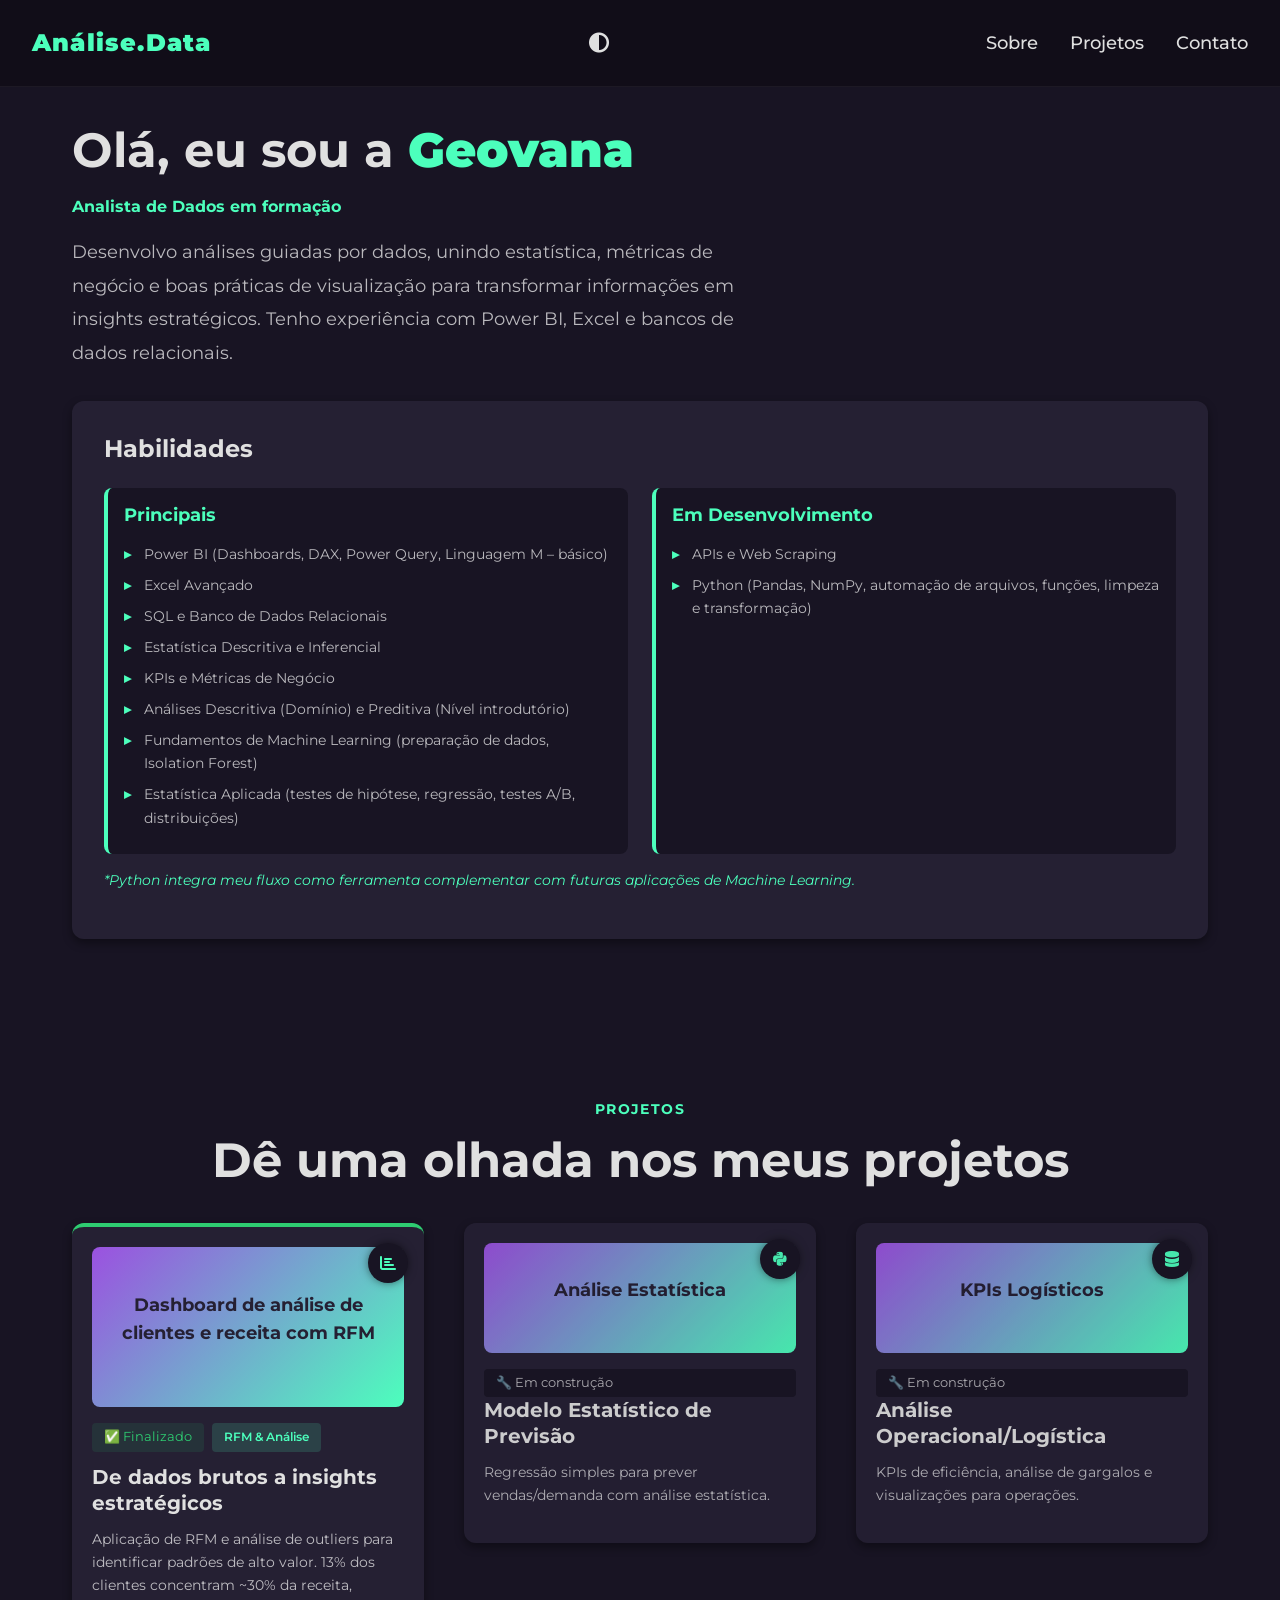
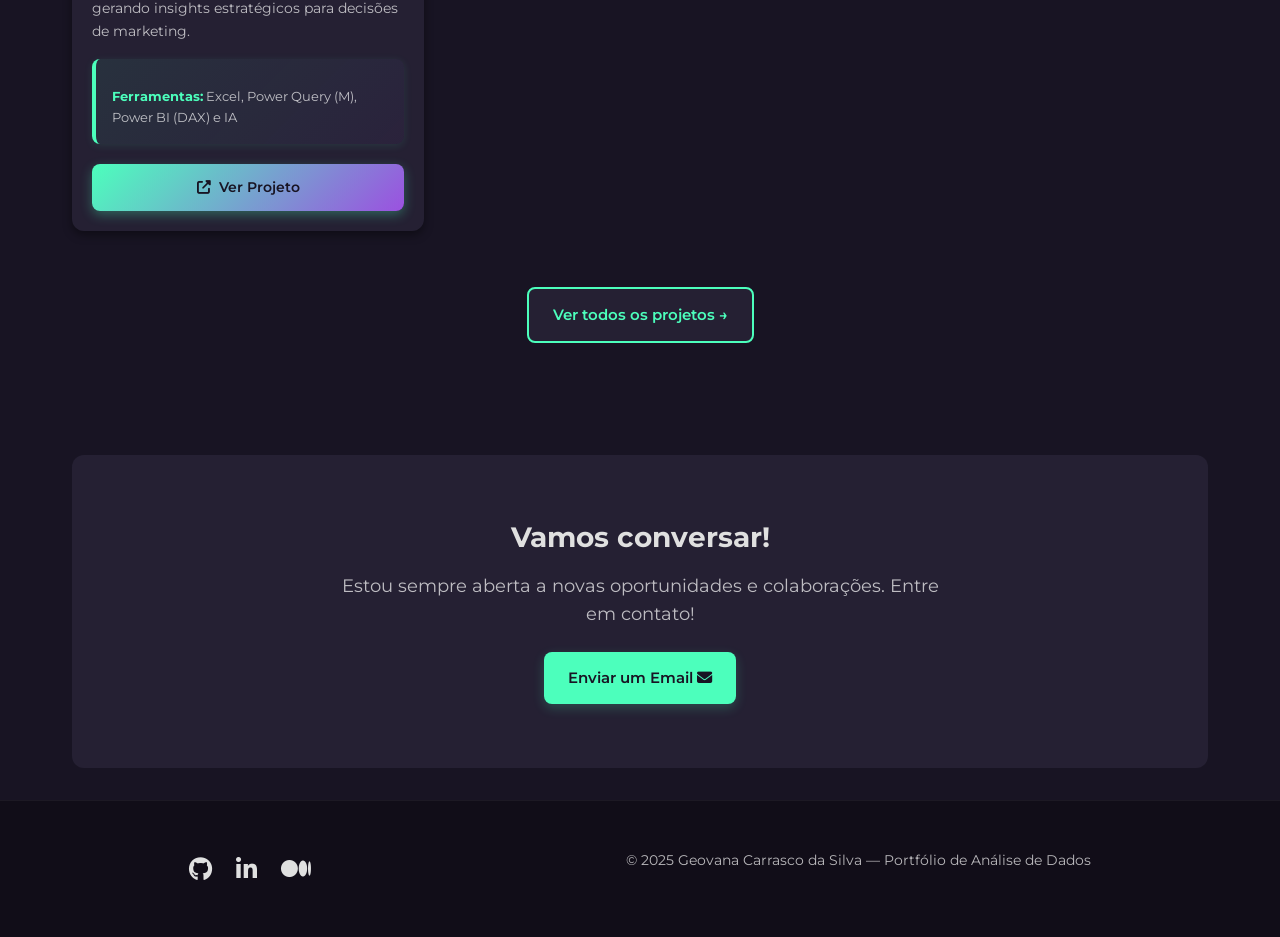
<file: index.html>
<!DOCTYPE html>
<html lang="pt-BR" data-theme="dark">

<head>
    <meta charset="UTF-8">
    <meta name="viewport" content="width=device-width, initial-scale=1.0">
    <title>Portfólio - Geovana (Analista de Dados)</title>
    <link href='https://fonts.googleapis.com/css?family=Montserrat:400,500,700,900&display=swap' rel='stylesheet'>
    <link rel="stylesheet" href="https://cdnjs.cloudflare.com/ajax/libs/font-awesome/6.5.1/css/all.min.css">
    <link rel="stylesheet" href="assets/css/style.css">
</head>

<body>
    <!-- HEADER E NAVEGAÇÃO -->
    <header class="header-nav" role="banner">
        <div class="logo">Análise.Data</div>
        <div class="nav-right">
            <button class="theme-toggle" id="theme-toggle" aria-label="Alternar Tema" aria-pressed="false">
                <i class="fas fa-circle-half-stroke"></i>
            </button>
            <button class="menu-toggle" id="menu-toggle" aria-label="Abrir Menu" aria-expanded="false">
                <i class="fas fa-bars"></i>
            </button>
        </div>

        <nav class="nav-links" id="main-nav-links" role="navigation" aria-label="Navegação Principal">
            <a href="#sobre-e-habilidades">Sobre</a>
            <a href="#projetos">Projetos</a>
            <a href="#contato-section">Contato</a>
        </nav>
    </header>

    <main class="container">
        <!-- SEÇÃO SOBRE E HABILIDADES -->
        <section id="sobre-e-habilidades" class="section-hero">
            <div class="hero-layout">
                <div class="hero-text">
                    <h1 class="animate-in">Olá, eu sou a <span class="highlight">Geovana</span></h1>

                    <p class="hero-subtitle">
                        <strong>Analista de Dados em formação</strong>
                    </p>
                    <p class="hero-description">
                        Desenvolvo análises guiadas por dados, unindo estatística, métricas de negócio e boas práticas
                        de visualização para transformar informações em insights estratégicos. Tenho experiência com
                        Power BI, Excel e bancos de dados relacionais.
                    </p>

                </div>
            </div>

            <!-- SEÇÃO DE HABILIDADES -->
            <div class="habilidades-bloco">
                <h2>Habilidades</h2>
                <div class="skills-grid">
                    <div class="skill-box">
                        <h3>Principais</h3>
                        <ul>
                            <li>Power BI (Dashboards, DAX, Power Query, Linguagem M – básico)</li>
                            <li>Excel Avançado</li>
                            <li>SQL e Banco de Dados Relacionais</li>
                            <li>Estatística Descritiva e Inferencial</li>
                            <li>KPIs e Métricas de Negócio</li>
                            <li>Análises Descritiva (Domínio) e Preditiva (Nível introdutório)</li>
                            <li>Fundamentos de Machine Learning (preparação de dados, Isolation Forest)</li>
                            <li>Estatística Aplicada (testes de hipótese, regressão, testes A/B, distribuições)</li>
                        </ul>
                    </div>
                    <div class="skill-box">
                        <h3>Em Desenvolvimento</h3>
                        <ul>
                            
                            <li>APIs e Web Scraping</li>
                            <li>Python (Pandas, NumPy, automação de arquivos, funções, limpeza e transformação)</li>
                        </ul>
                    </div>
                </div>
                <p class="skills-note">
                    *Python integra meu fluxo como ferramenta complementar com futuras aplicações de Machine Learning.
                </p>
            </div>
        </section>

        <!-- SEÇÃO PROJETOS -->
        <section id="projetos" class="section-projects">
            <div class="projetos-header">
                <span class="subtitle">PROJETOS</span>
                <h2>Dê uma olhada nos meus projetos</h2>
            </div>
            <div class="cards-modern">

                <!-- Card 1: Dashboard de Vendas + RFM (FINALIZADO) -->
                <div class="card-modern card-completed">
                    <span class="tech-badge" title="Power BI"><i class="fas fa-chart-bar"></i></span>
                    <div class="project-image-placeholder">
                        <p>Dashboard de análise de clientes e receita com RFM</p>
                    </div>
                    <div class="card-status">
                        <span class="date completed">✅ Finalizado</span>
                        <span class="badge-insight">RFM & Análise</span>
                    </div>
                    <h3>De dados brutos a insights estratégicos</h3>
                    <p class="project-description">Aplicação de RFM e análise de outliers para identificar padrões de alto valor. 13% dos clientes concentram ~30% da receita, gerando insights estratégicos para decisões de marketing.</p>
                    <div class="insight-block">
                        <p style="margin-top: 0.75rem; font-size: 0.8rem;"><strong>Ferramentas:</strong> Excel, Power Query (M), Power BI (DAX) e IA</p>
                    </div>
                    <div class="project-action">
                        <a href="https://app.powerbi.com/view?r=eyJrIjoiMTljN2M4NWQtZDczYi00ZTJlLWI5NzMtZjQzOTEwYWRjNTI1IiwidCI6ImIyMTk1ZGZlLTdjZjktNDYxYy04NWJjLTliZTdiMTk4YTA0NCJ9" target="_blank" rel="noopener noreferrer" class="btn-view-project" title="Abrir Dashboard no Power BI">
                            <i class="fas fa-external-link-alt"></i> Ver Projeto
                        </a>
                    </div>
                </div>

                <!-- Card 2: Modelo Estatístico -->
                               <div class="card-modern card-placeholder" style="opacity: 0.9;">
                    <span class="tech-badge" title="Estatística e Python"><i class="fab fa-python"></i></span>
                    <div class="project-image-placeholder">
                        <p>Análise Estatística</p>
                    </div>
                    <span class="date">🔧 Em construção</span>
                    <h3>Modelo Estatístico de Previsão</h3>
                    <p class="project-description">Regressão simples para prever vendas/demanda com análise estatística.</p>
                </div>

                <!-- Card 3: Análise Operacional -->
               <div class="card-modern card-placeholder" style="opacity: 0.9;">
                    <span class="tech-badge" title="SQL e Logística"><i class="fas fa-database"></i></span>
                    <div class="project-image-placeholder">
                        <p>KPIs Logísticos</p>
                    </div>
                    <span class="date">🔧 Em construção</span>
                    <h3>Análise Operacional/Logística</h3>
                    <p class="project-description">KPIs de eficiência, análise de gargalos e visualizações para operações.</p>
                </div>
            </div>

            <div class="btn-all-projects">
                <a href="todos_os_projetos.html" class="btn-secondary">
                    Ver todos os projetos →
                </a>
            </div>
        </section>

        <!-- SEÇÃO CONTATO -->
        <section id="contato-section" class="section-contact">
            <h2>Vamos conversar!</h2>
            <p class="contact-description">
                Estou sempre aberta a novas oportunidades e colaborações. Entre em contato!
            </p>
            <a href="mailto:geovanacarrascodasilvage@gmail.com" class="btn-primary">
                Enviar um Email <i class="fas fa-envelope"></i>
            </a>
        </section>

    </main>

    <!-- FOOTER -->
    <footer role="contentinfo">
        <div class="social-links">
            <a href="https://github.com/Geovanatech" target="_blank" rel="noopener noreferrer" aria-label="GitHub">
                <i class="fab fa-github"></i>
            </a>
            <a href="https://www.linkedin.com/in/geovana-carrasco-da-silva-4b9032358/" target="_blank" rel="noopener noreferrer" aria-label="LinkedIn">
                <i class="fab fa-linkedin-in"></i>
            </a>
            <a href="https://medium.com/@geovanacarrasco" target="_blank" rel="noopener noreferrer" aria-label="Medium">
                <i class="fab fa-medium-m"></i>
            </a>
        </div>
        <p>&copy; 2025 Geovana Carrasco da Silva — Portfólio de Análise de Dados</p>
    </footer>

    <script src="assets/js/script.js"></script>

</body>

</html>
</file>
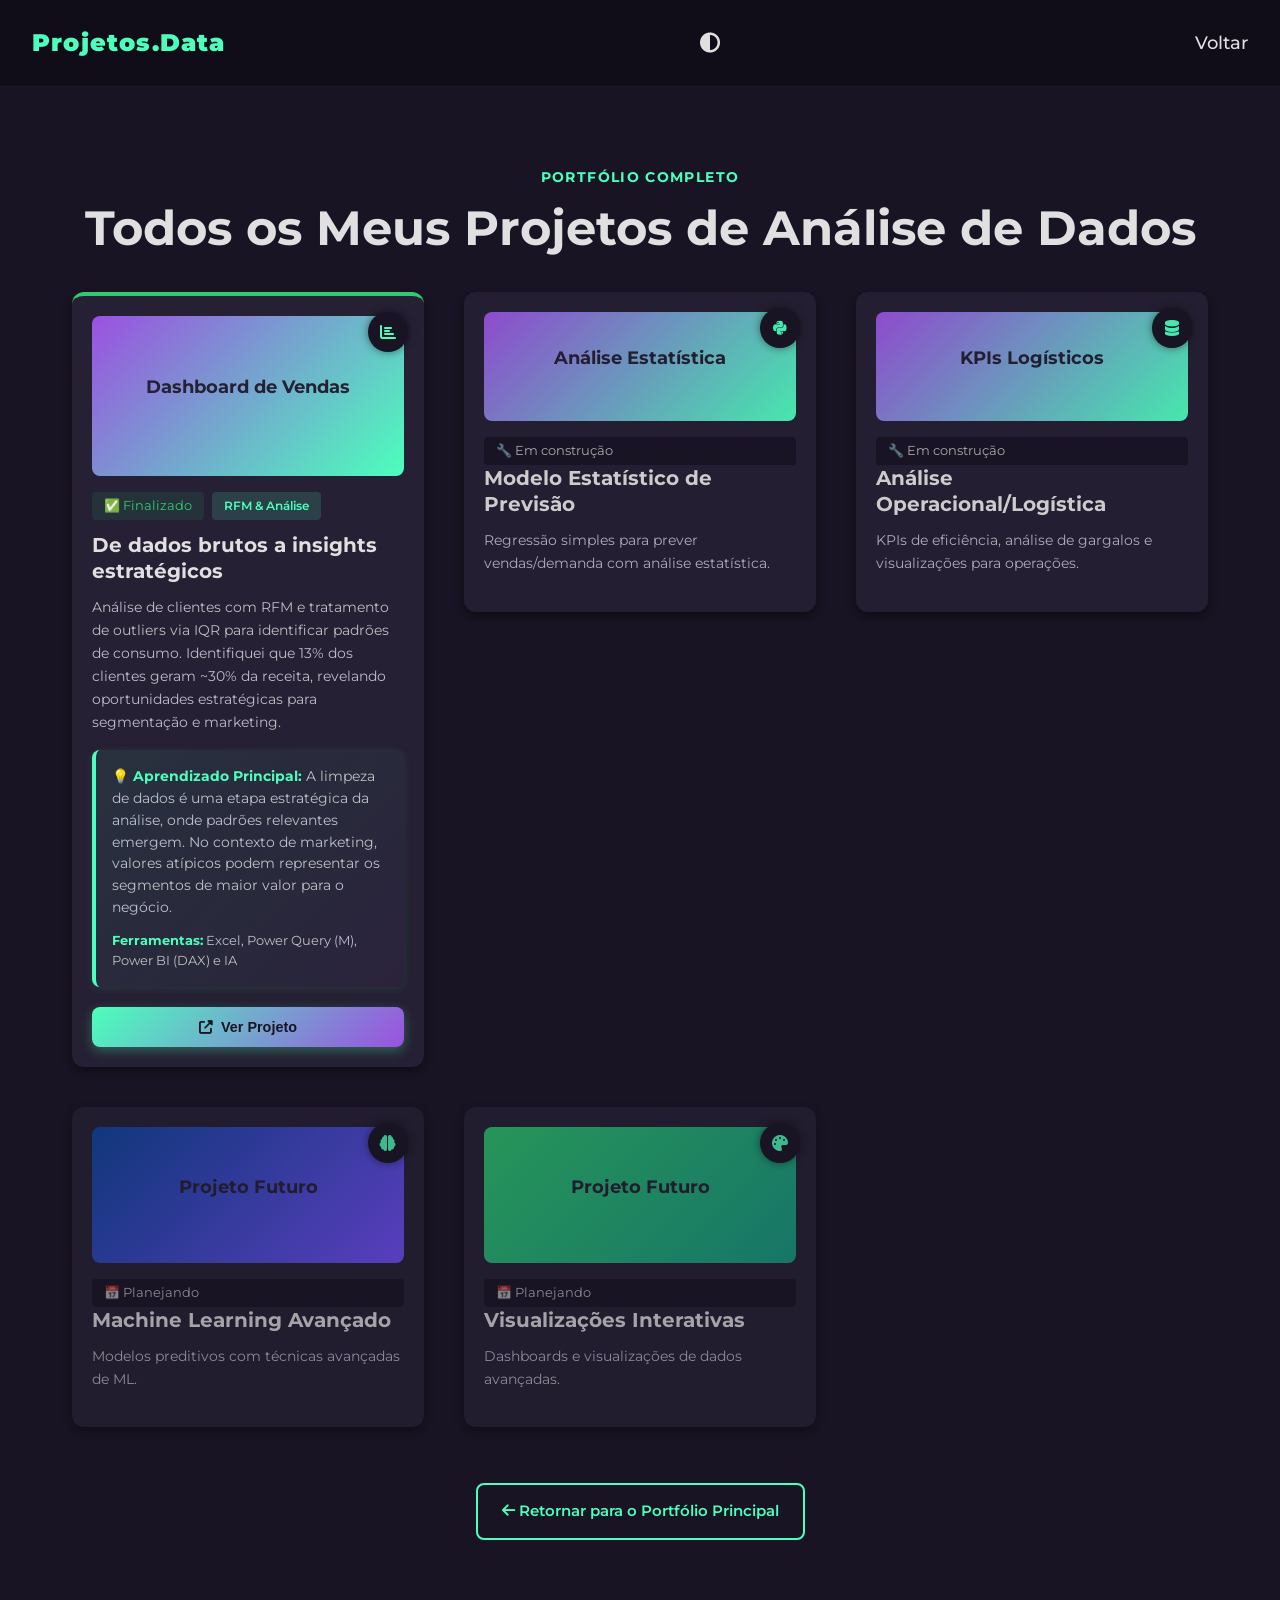
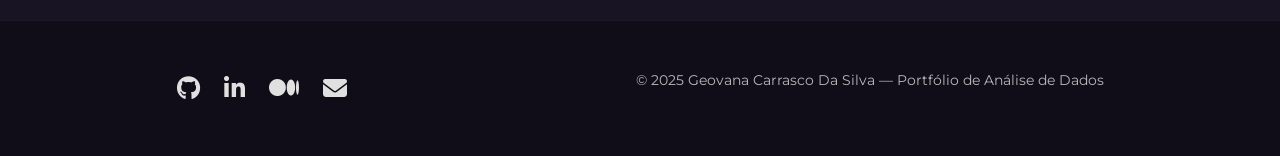
<file: todos_os_projetos.html>
<!DOCTYPE html>
<html lang="pt-BR" data-theme="dark">

<head>
    <meta charset="UTF-8">
    <meta name="viewport" content="width=device-width, initial-scale=1.0">
    <title>Todos os Projetos - Geovana</title>
    <link href="https://fonts.googleapis.com/css?family=Montserrat:400,500,700,900&display=swap" rel="stylesheet">
    <link rel="stylesheet" href="https://cdnjs.cloudflare.com/ajax/libs/font-awesome/6.5.1/css/all.min.css">
    <link rel="stylesheet" href="assets/css/style.css">
</head>

<body>
    <!-- HEADER E NAVEGAÇÃO -->
    <header class="header-nav" role="banner">
        <div class="logo">Projetos.Data</div>
        <div class="nav-right">
            <button class="theme-toggle" id="theme-toggle" aria-label="Alternar Tema" aria-pressed="false">
                <i class="fas fa-circle-half-stroke"></i>
            </button>
            <button class="menu-toggle" id="menu-toggle" aria-label="Abrir Menu" aria-expanded="false">
                <i class="fas fa-bars"></i>
            </button>
        </div>

        <nav class="nav-links" id="main-nav-links" role="navigation" aria-label="Navegação Principal">
            <a href="index.html">Voltar</a>
        </nav>
    </header>

    <main class="container">
        <!-- SEÇÃO TODOS OS PROJETOS -->
        <section id="projetos-todos" class="section-all-projects">
            <div class="projetos-header">
                <span class="subtitle">PORTFÓLIO COMPLETO</span>
                <h1>Todos os Meus Projetos de Análise de Dados</h1>
            </div>

            <div class="cards-modern">
                <!-- Card 1: Dashboard de Vendas + RFM (FINALIZADO) -->
                <div class="card-modern card-completed">
                    <span class="tech-badge" title="Power BI"><i class="fas fa-chart-bar"></i></span>
                    <div class="project-image-placeholder">
                        <p>Dashboard de Vendas</p>
                    </div>
                    <div class="card-status">
                        <span class="date completed">✅ Finalizado</span>
                        <span class="badge-insight">RFM & Análise</span>
                    </div>
                    <h3>De dados brutos a insights estratégicos</h3>
                    <p class="project-description">Análise de clientes com RFM e tratamento de outliers via IQR para identificar padrões de consumo. Identifiquei que 13% dos clientes geram ~30% da receita, revelando oportunidades estratégicas para segmentação e marketing.</p>
                    <div class="insight-block">
                        <p><strong>💡 Aprendizado Principal:</strong> A limpeza de dados é uma etapa estratégica da análise, onde padrões relevantes emergem. No contexto de marketing, valores atípicos podem representar os segmentos de maior valor para o negócio.</p>
                        <p style="margin-top: 0.75rem; font-size: 0.8rem;"><strong>Ferramentas:</strong> Excel, Power Query (M), Power BI (DAX) e IA</p>
                    </div>
                    <div class="project-action">
                        <button class="btn-view-project" onclick="window.open('https://app.powerbi.com/view?r=eyJrIjoiMTljN2M4NWQtZDczYi00ZTJlLWI5NzMtZjQzOTEwYWRjNTI1IiwidCI6ImIyMTk1ZGZlLTdjZjktNDYxYy04NWJjLTliZTdiMTk4YTA0NCJ9')" title="Abrir Dashboard no Power BI">
                            <i class="fas fa-external-link-alt"></i> Ver Projeto
                        </button>
                    </div>
            
                </div>


                <!-- Card 2: Modelo Estatístico -->
                 <!-- Card 2: Modelo Estatístico -->
                <div class="card-modern card-placeholder" style="opacity: 0.9; cursor: default;">
                    <span class="tech-badge" title="Estatística e Python"><i class="fab fa-python"></i></span>
                    <div class="project-image-placeholder">
                        <p>Análise Estatística</p>
                    </div>
                    <span class="date">🔧 Em construção</span>
                    <h3>Modelo Estatístico de Previsão</h3>
                    <p class="project-description">Regressão simples para prever vendas/demanda com análise estatística.</p>
                </div>

                <!-- Card 3: Análise Operacional -->
              <div class="card-modern card-placeholder" style="opacity: 0.9; cursor: default;">
                    <span class="tech-badge" title="SQL e Logística"><i class="fas fa-database"></i></span>
                    <div class="project-image-placeholder">
                        <p>KPIs Logísticos</p>
                    </div>
                    <span class="date">🔧 Em construção</span>
                    <h3>Análise Operacional/Logística</h3>
                    <p class="project-description">KPIs de eficiência, análise de gargalos e visualizações para operações.</p>
                </div>

                <!-- Card 4: Projeto Futuro (ML) -->
                <div class="card-modern card-placeholder">
                    <span class="tech-badge" title="Python e ML"><i class="fas fa-brain"></i></span>
                    <div class="project-image-placeholder" style="background: linear-gradient(135deg, #0d47a1 0%, #7550ff 100%);">
                        <p>Projeto Futuro</p>
                    </div>
                    <span class="date">📅 Planejando</span>
                    <h3>Machine Learning Avançado</h3>
                    <p class="project-description">Modelos preditivos com técnicas avançadas de ML.</p>
                </div>

                <!-- Card 5: Projeto Futuro (Visualização) -->
                <div class="card-modern card-placeholder">
                    <span class="tech-badge" title="Visualização"><i class="fas fa-palette"></i></span>
                    <div class="project-image-placeholder" style="background: linear-gradient(135deg, #2ecc71 0%, #16a085 100%);">
                        <p>Projeto Futuro</p>
                    </div>
                    <span class="date">📅 Planejando</span>
                    <h3>Visualizações Interativas</h3>
                    <p class="project-description">Dashboards e visualizações de dados avançadas.</p>
                </div>
            </div>

            <div class="btn-all-projects">
                <a href="index.html" class="btn-back">
                    <i class="fas fa-arrow-left"></i> Retornar para o Portfólio Principal
                </a>
            </div>
        </section>
    </main>

    <!-- FOOTER -->
    <footer role="contentinfo">
        <div class="social-links">
            <a href="https://github.com/Geovanatech" target="_blank" rel="noopener noreferrer" aria-label="GitHub">
                <i class="fab fa-github"></i>
            </a>
            <a href="https://www.linkedin.com/in/geovana-carrasco-da-silva-4b9032358/" target="_blank" rel="noopener noreferrer" aria-label="LinkedIn">
                <i class="fab fa-linkedin-in"></i>
            </a>
            <a href="https://medium.com/@geovanacarrasco" target="_blank" rel="noopener noreferrer" aria-label="Medium">
                <i class="fab fa-medium-m"></i>
            </a>
            <a href="mailto:geovanacarrascodasilvage@gmail.com" target="_blank" rel="noopener noreferrer" aria-label="Email">
                <i class="fas fa-envelope"></i>
            </a>
        </div>
        <p>&copy; 2025 Geovana Carrasco Da Silva — Portfólio de Análise de Dados</p>
    </footer>

    <script src="assets/js/script.js"></script>

</body>

</html>
</file>
<file: assets/css/style.css>
/* ============================================================
   PORTFÓLIO GEOVANA - STYLESHEET PRINCIPAL
   ============================================================
   
   Abordagem: Mobile-First + Responsividade Total
   Design: Moderno, Profissional, Acessível
   Temas: Dark (padrão) e Light
   
   ============================================================ */

/* --- 1. VARIÁVEIS DE TEMA --- */
:root {
    --color-bg-primary: #181423; 
    --color-bg-secondary: #252033; 
    --color-text-primary: #e0e0e0; 
    --color-text-highlight: #7550FF; 
    --color-accent-1: #4CFFBC; 
    --color-accent-2: #9B51E0; 
    --color-accent-completed: #2ecc71;
    --shadow-card: 0 4px 10px rgba(0, 0, 0, 0.4);
    --shadow-hover: 0 8px 15px rgba(0, 0, 0, 0.6);
    --nav-bg: #110d18; 
    --color-text-dimmed: rgba(255, 255, 255, 0.7);
    --transition-smooth: 0.3s ease;
}

[data-theme="light"] {
    --color-bg-primary: #f8f8f8; 
    --color-bg-secondary: #ffffff;
    --color-text-primary: #333333;
    --color-text-highlight: #0d47a1; 
    --color-accent-1: #00796b; 
    --color-accent-2: #2196f3; 
    --color-accent-completed: #27ae60;
    --shadow-card: 0 4px 10px rgba(0, 0, 0, 0.1);
    --shadow-hover: 0 8px 15px rgba(0, 0, 0, 0.15);
    --nav-bg: #E0E0FF; 
    --color-text-dimmed: rgba(51, 51, 51, 0.7);
}

/* --- 2. RESET E TIPOGRAFIA GLOBAL --- */
* {
    box-sizing: border-box;
    margin: 0;
    padding: 0;
}

html {
    scroll-behavior: smooth;
}

body {
    font-family: 'Montserrat', Arial, sans-serif;
    background-color: var(--color-bg-primary);
    color: var(--color-text-primary);
    line-height: 1.6;
    transition: background-color var(--transition-smooth), color var(--transition-smooth);
    font-size: 16px;
}

a {
    color: var(--color-accent-1);
    text-decoration: none;
    transition: color var(--transition-smooth);
}

a:hover {
    color: var(--color-accent-2);
}

h1, h2, h3, h4, h5, h6 {
    font-weight: 700;
    line-height: 1.3;
}

h1 {
    font-size: 2rem;
}

h2 {
    font-size: 1.75rem;
}

h3 {
    font-size: 1.25rem;
}

p {
    margin-bottom: 1rem;
}

ul {
    list-style-position: inside;
    margin-left: 0.5rem;
}

li {
    margin-bottom: 0.75rem;
}

/* --- 3. NAVEGAÇÃO SUPERIOR (RESPONSIVA - MOBILE-FIRST) --- */
.header-nav {
    display: flex;
    justify-content: space-between;
    align-items: center;
    padding: 1rem 1.25rem;
    background-color: var(--nav-bg);
    border-bottom: 1px solid rgba(255, 255, 255, 0.05);
    position: sticky;
    top: 0;
    z-index: 1000;
    flex-wrap: wrap;
    gap: 1rem;
}

.logo {
    font-size: 1.25rem;
    font-weight: 900;
    color: var(--color-accent-1);
    letter-spacing: 0.05em;
}

.nav-right {
    display: flex;
    align-items: center;
    gap: 0.75rem;
}

.menu-toggle {
    font-size: 1.5rem;
    color: var(--color-text-primary);
    cursor: pointer;
    display: flex;
    align-items: center;
    justify-content: center;
    background: none;
    border: none;
    padding: 0.5rem;
    transition: color var(--transition-smooth);
}

.menu-toggle:hover {
    color: var(--color-accent-1);
}

.menu-toggle[aria-expanded="true"] {
    color: var(--color-accent-1);
}

.theme-toggle {
    cursor: pointer;
    font-size: 1.25rem;
    color: var(--color-text-primary);
    border: none;
    background: none;
    padding: 0.5rem;
    line-height: 1;
    transition: color var(--transition-smooth), transform var(--transition-smooth);
    display: flex;
    align-items: center;
    justify-content: center;
}

.theme-toggle:hover {
    color: var(--color-accent-1);
    transform: rotate(20deg);
}

/* Menu de navegação (mobile - oculto por padrão) */
.nav-links {
    display: none;
    width: 100%;
    flex-basis: 100%;
    flex-direction: column;
    gap: 0.5rem;
    margin-top: 0.5rem;
    padding-top: 0.5rem;
    border-top: 1px solid rgba(255, 255, 255, 0.1);
    animation: slideDown 0.3s ease;
}

.nav-links.active {
    display: flex;
}

.nav-links a {
    color: var(--color-text-primary);
    font-weight: 500;
    padding: 0.75rem 0;
    display: block;
    transition: color var(--transition-smooth);
}

.nav-links a:hover {
    color: var(--color-accent-1);
    padding-left: 0.5rem;
}

@keyframes slideDown {
    from {
        opacity: 0;
        transform: translateY(-10px);
    }
    to {
        opacity: 1;
        transform: translateY(0);
    }
}

/* --- 4. CONTAINER E SEÇÕES --- */
.container {
    max-width: 1200px;
    margin: 0 auto;
    padding: 0 1.25rem;
}

section {
    padding: 3rem 0;
}

/* --- 5. SEÇÃO HERO --- */
.section-hero {
    padding-top: 2rem;
}

.hero-layout {
    margin-bottom: 2rem;
}

.hero-text h1 {
    font-size: 2rem;
    margin-bottom: 0.75rem;
    animation: fadeInUp 0.6s ease;
}

.hero-text .highlight {
    color: var(--color-accent-1);
    font-weight: 900;
}

.hero-subtitle {
    font-size: 1rem;
    color: var(--color-accent-1);
    font-weight: 600;
    margin-bottom: 1rem;
}

.hero-description {
    font-size: 0.95rem;
    color: var(--color-text-dimmed);
    line-height: 1.8;
    max-width: 700px;
    margin-bottom: 1.5rem;
}

.buttons {
    display: flex;
    flex-direction: column;
    gap: 0.75rem;
}

.btn-primary,
.btn-secondary,
.btn-back {
    padding: 0.875rem 1.5rem;
    border-radius: 8px;
    font-weight: 600;
    font-size: 0.95rem;
    text-align: center;
    display: inline-block;
    transition: all var(--transition-smooth);
    border: none;
    cursor: pointer;
}

.btn-primary {
    background-color: var(--color-accent-1);
    color: var(--color-bg-primary);
    box-shadow: 0 4px 12px rgba(76, 255, 188, 0.2);
}

.btn-primary:hover {
    background-color: var(--color-accent-2);
    color: white;
    transform: translateY(-2px);
    box-shadow: 0 6px 16px rgba(76, 255, 188, 0.3);
}

.btn-secondary {
    background-color: var(--color-bg-secondary);
    color: var(--color-accent-1);
    border: 2px solid var(--color-accent-1);
}

.btn-secondary:hover {
    background-color: var(--color-accent-1);
    color: var(--color-bg-primary);
}

.btn-back {
    background-color: transparent;
    color: var(--color-accent-1);
    border: 2px solid var(--color-accent-1);
}

.btn-back:hover {
    background-color: var(--color-accent-1);
    color: var(--color-bg-primary);
}

@keyframes fadeInUp {
    from {
        opacity: 0;
        transform: translateY(20px);
    }
    to {
        opacity: 1;
        transform: translateY(0);
    }
}

/* --- 6. SEÇÃO DE HABILIDADES --- */
.habilidades-bloco {
    margin-top: 2rem;
    padding: 1.5rem;
    background-color: var(--color-bg-secondary);
    border-radius: 12px;
    box-shadow: var(--shadow-card);
}

.habilidades-bloco h2 {
    margin-bottom: 1.5rem;
    font-size: 1.5rem;
}

.skills-grid {
    display: grid;
    grid-template-columns: 1fr;
    gap: 1.5rem;
}

.skill-box {
    padding: 1rem;
    background-color: var(--color-bg-primary);
    border-radius: 8px;
    border-left: 4px solid var(--color-accent-1);
}

.skill-box h3 {
    color: var(--color-accent-1);
    margin-bottom: 1rem;
    font-size: 1.1rem;
}

.skill-box ul {
    list-style: none;
    margin: 0;
    padding: 0;
}

.skill-box li {
    margin-bottom: 0.5rem;
    padding-left: 1.25rem;
    position: relative;
    font-size: 0.9rem;
    color: var(--color-text-dimmed);
}

.skill-box li:before {
    content: "▸";
    position: absolute;
    left: 0;
    color: var(--color-accent-1);
    font-weight: bold;
}

.skills-note {
    margin-top: 1rem;
    font-size: 0.85rem;
    color: var(--color-accent-1);
    font-style: italic;
}

/* --- 7. SEÇÃO PROJETOS --- */
.section-projects,
.section-all-projects {
    text-align: center;
    background-color: var(--color-bg-primary);
}

.projetos-header {
    margin-bottom: 2rem;
}

.projetos-header .subtitle {
    color: var(--color-accent-1);
    font-weight: 700;
    font-size: 0.85rem;
    letter-spacing: 0.1em;
    display: block;
    margin-bottom: 0.5rem;
}

.projetos-header h2,
.projetos-header h1 {
    margin-bottom: 1.5rem;
    text-align: center;
}

.cards-modern {
    display: grid;
    grid-template-columns: 1fr;
    gap: 1.5rem;
    margin-bottom: 2rem;
}

.card-modern {
    background-color: var(--color-bg-secondary);
    border-radius: 12px;
    padding: 1.25rem;
    text-align: left;
    box-shadow: var(--shadow-card);
    transition: transform var(--transition-smooth), box-shadow var(--transition-smooth);
    position: relative;
    overflow: hidden;
    animation: fadeInUp 0.6s ease;
}

.card-modern:hover {
    transform: translateY(-8px);
    box-shadow: var(--shadow-hover);
}

.card-modern.card-completed {
    border-top: 4px solid var(--color-accent-completed);
}

.card-modern.card-placeholder {
    opacity: 0.7;
    max-height: 320px;
    display: flex;
    flex-direction: column;
}

.card-modern.card-placeholder .project-image-placeholder {
    max-height: 140px;
}

.card-link {
    display: block;
    text-decoration: none;
    color: inherit;
    cursor: pointer;
    transition: all var(--transition-smooth);
}

.card-link:hover {
    text-decoration: none;
}

.card-link:focus {
    outline: 2px solid var(--color-accent-1);
    outline-offset: 2px;
    border-radius: 12px;
}

.project-image-placeholder {
    height: 160px;
    background: linear-gradient(135deg, var(--color-accent-2) 0%, var(--color-accent-1) 100%);
    border-radius: 8px;
    margin-bottom: 1rem;
    display: flex;
    align-items: center;
    justify-content: center;
    color: var(--color-bg-secondary);
    font-weight: 700;
    font-size: 1.1rem;
    text-align: center;
    padding: 1rem;
}

.card-status {
    display: flex;
    gap: 0.5rem;
    margin-bottom: 0.75rem;
    flex-wrap: wrap;
}

.card-modern .date {
    font-size: 0.8rem;
    color: var(--color-text-dimmed);
    display: inline-block;
    padding: 0.25rem 0.75rem;
    background-color: var(--color-bg-primary);
    border-radius: 4px;
}

.card-modern .date.completed {
    color: var(--color-accent-completed);
    background-color: rgba(46, 204, 113, 0.1);
}

.badge-insight {
    font-size: 0.75rem;
    color: var(--color-accent-1);
    background-color: rgba(76, 255, 188, 0.15);
    padding: 0.25rem 0.75rem;
    border-radius: 4px;
    display: inline-block;
    font-weight: 600;
}

.card-modern h3 {
    color: var(--color-text-primary);
    font-size: 1.25rem;
    margin-bottom: 0.75rem;
    margin-top: 0;
}

.project-description {
    color: var(--color-text-dimmed);
    font-size: 0.9rem;
    margin-bottom: 1rem;
}

.insight-block {
    background: linear-gradient(135deg, rgba(76, 255, 188, 0.08) 0%, rgba(149, 81, 224, 0.05) 100%);
    border-left: 4px solid var(--color-accent-1);
    border-radius: 8px;
    padding: 1rem;
    margin-top: 1rem;
    font-size: 0.85rem;
    color: var(--color-text-dimmed);
    box-shadow: 0 2px 8px rgba(76, 255, 188, 0.1);
    transition: all var(--transition-smooth);
}

.card-modern:hover .insight-block {
    box-shadow: 0 4px 12px rgba(76, 255, 188, 0.15);
    background: linear-gradient(135deg, rgba(76, 255, 188, 0.12) 0%, rgba(149, 81, 224, 0.08) 100%);
}

.insight-block p {
    margin: 0;
    line-height: 1.6;
}

.insight-block strong {
    color: var(--color-accent-1);
    font-weight: 700;
}

.project-action {
    margin-top: 1.25rem;
    display: flex;
    gap: 0.75rem;
}

.btn-view-project {
    flex: 1;
    padding: 0.75rem 1rem;
    background: linear-gradient(135deg, var(--color-accent-1) 0%, var(--color-accent-2) 100%);
    color: var(--color-bg-primary);
    border: none;
    border-radius: 8px;
    font-size: 0.9rem;
    font-weight: 600;
    cursor: pointer;
    transition: all var(--transition-smooth);
    display: flex;
    align-items: center;
    justify-content: center;
    gap: 0.5rem;
    box-shadow: 0 4px 12px rgba(76, 255, 188, 0.3);
}

.btn-view-project:hover {
    transform: translateY(-2px);
    box-shadow: 0 6px 16px rgba(76, 255, 188, 0.4);
    background: linear-gradient(135deg, var(--color-accent-2) 0%, var(--color-accent-1) 100%);
}

.btn-view-project:active {
    transform: translateY(0);
    box-shadow: 0 2px 8px rgba(76, 255, 188, 0.2);
}

.btn-view-project:focus {
    outline: 2px solid var(--color-accent-1);
    outline-offset: 2px;
}

.btn-view-project i {
    font-size: 0.85rem;
}

.tech-badge {
    position: absolute;
    top: 1rem;
    right: 1rem;
    background-color: var(--color-bg-primary);
    color: var(--color-accent-1);
    padding: 0.75rem;
    border-radius: 50%;
    font-size: 1rem;
    box-shadow: 0 0 8px rgba(0, 0, 0, 0.5);
    line-height: 1;
    display: flex;
    align-items: center;
    justify-content: center;
    width: 2.5rem;
    height: 2.5rem;
}

.btn-all-projects {
    margin-top: 2rem;
    padding-top: 1.5rem;
    text-align: center;
}

.btn-all-projects a {
    display: inline-block;
}

/* --- 8. SEÇÃO CONTATO --- */
.section-contact {
    text-align: center;
    background-color: var(--color-bg-secondary);
    padding: 3rem 1.25rem;
    border-radius: 12px;
    margin: 2rem 0;
}

.section-contact h2 {
    margin-bottom: 1rem;
    font-size: 1.75rem;
}

.contact-description {
    font-size: 1rem;
    color: var(--color-text-dimmed);
    margin-bottom: 1.5rem;
    max-width: 600px;
    margin-left: auto;
    margin-right: auto;
}

/* --- 9. FOOTER --- */
footer {
    text-align: center;
    padding: 2rem 1.25rem;
    background: var(--nav-bg);
    color: var(--color-text-dimmed);
    font-size: 0.9rem;
    border-top: 1px solid rgba(255, 255, 255, 0.05);
}

.social-links {
    padding-bottom: 1rem;
    display: flex;
    justify-content: center;
    gap: 1.5rem;
    flex-wrap: wrap;
}

.social-links a {
    color: var(--color-text-primary);
    font-size: 1.5rem;
    transition: color var(--transition-smooth), transform var(--transition-smooth);
    display: inline-flex;
    align-items: center;
    justify-content: center;
}

.social-links a:hover {
    color: var(--color-accent-1);
    transform: translateY(-3px);
}

/* --- 10. MEDIA QUERIES (TABLET - 768px+) --- */
@media (min-width: 768px) {
    body {
        font-size: 17px;
    }

    section {
        padding: 4rem 0;
    }

    .header-nav {
        padding: 1.25rem 2rem;
    }

    .logo {
        font-size: 1.5rem;
    }

    .menu-toggle {
        display: none;
    }

    .nav-links {
        display: flex !important;
        width: auto;
        flex-basis: auto;
        flex-direction: row;
        gap: 2rem;
        margin-top: 0;
        padding-top: 0;
        border-top: none;
        animation: none;
    }

    .nav-links a {
        padding: 0;
        display: inline-block;
    }

    .nav-links a:hover {
        padding-left: 0;
    }

    .hero-text h1 {
        font-size: 2.5rem;
    }

    .hero-description {
        font-size: 1rem;
    }

    .buttons {
        flex-direction: row;
        gap: 1rem;
    }

    .skills-grid {
        grid-template-columns: repeat(2, 1fr);
    }

    .cards-modern {
        grid-template-columns: repeat(2, 1fr);
        gap: 2rem;
    }

    .projetos-header h2,
    .projetos-header h1 {
        font-size: 2.5rem;
    }

    footer {
        display: flex;
        justify-content: space-around;
        align-items: center;
        padding: 2rem;
    }

    .social-links {
        padding-bottom: 0;
    }
}

/* --- 11. MEDIA QUERIES (DESKTOP - 1024px+) --- */
@media (min-width: 1024px) {
    body {
        font-size: 18px;
    }

    section {
        padding: 5rem 0;
    }

    .container {
        padding: 0 2rem;
    }

    .header-nav {
        padding: 1.5rem 2rem;
    }

    .hero-text h1 {
        font-size: 3rem;
    }

    .hero-description {
        font-size: 1.1rem;
        line-height: 1.9;
    }

    .habilidades-bloco {
        padding: 2rem;
    }

    .cards-modern {
        grid-template-columns: repeat(3, 1fr);
        gap: 2.5rem;
    }

    .projetos-header h2,
    .projetos-header h1 {
        font-size: 3rem;
    }

    .section-contact {
        padding: 4rem 2rem;
    }

    .contact-description {
        font-size: 1.1rem;
    }

    footer {
        padding: 3rem 2rem;
    }
}

/* --- 12. ANIMAÇÕES E EFEITOS --- */
@keyframes fadeIn {
    from {
        opacity: 0;
    }
    to {
        opacity: 1;
    }
}

.animate-in {
    animation: fadeInUp 0.8s ease;
}

/* Suporte a preferência de movimento reduzido */
@media (prefers-reduced-motion: reduce) {
    * {
        animation: none !important;
        transition: none !important;
    }
}

/* --- 13. ACESSIBILIDADE --- */
button:focus,
a:focus {
    outline: 2px solid var(--color-accent-1);
    outline-offset: 2px;
}

/* Suporte a modo de alto contraste */
@media (prefers-contrast: more) {
    .card-modern {
        border: 2px solid var(--color-accent-1);
    }

    .btn-primary,
    .btn-secondary {
        border-width: 2px;
    }
}
</file>
